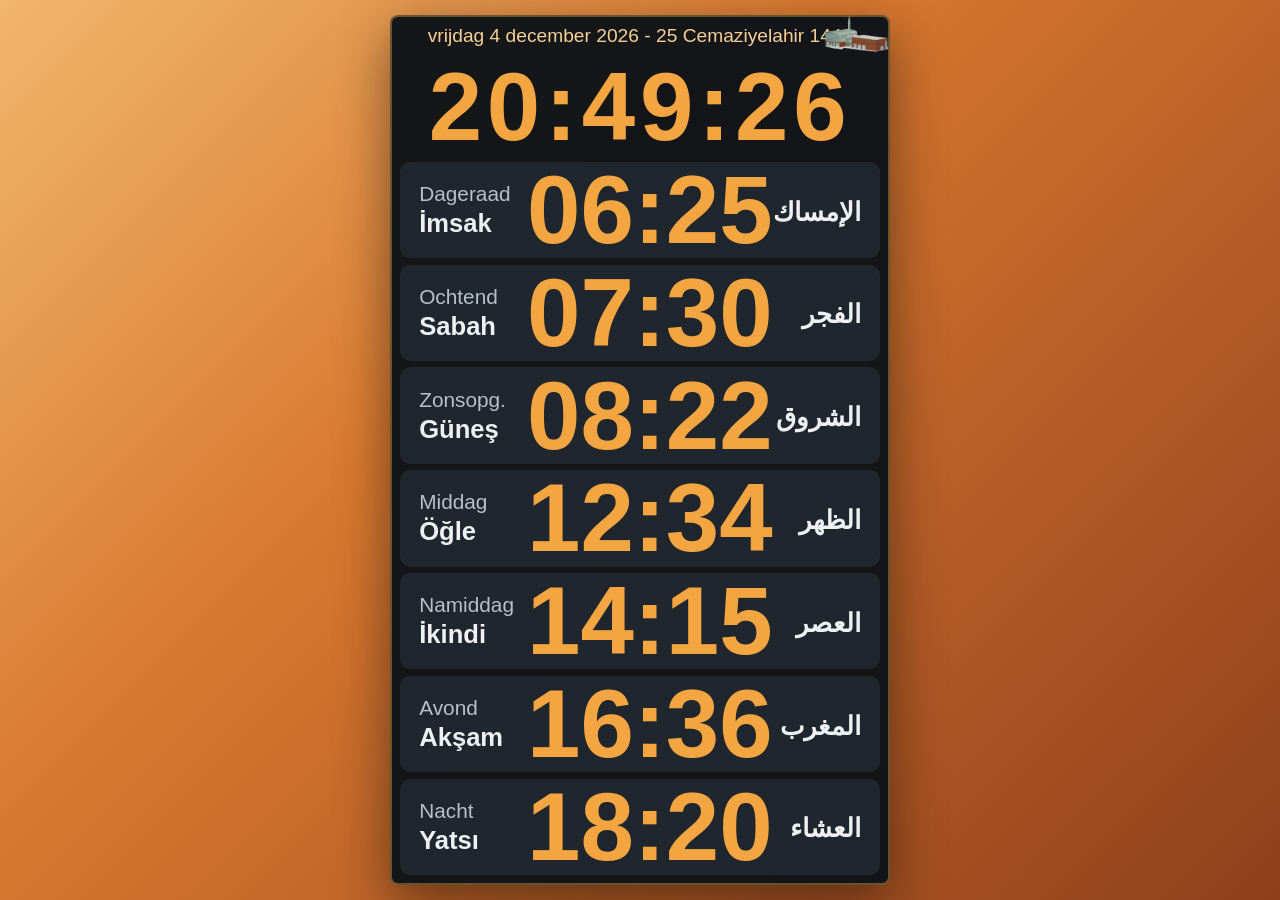
<file: index.html>
<!doctype html>
<html lang="nl">

<head>
    <meta charset="utf-8">
    <title>Redirecting…</title>
    <script>
        location.replace('i.html' + location.search + location.hash);
    </script>
    <noscript>
        <meta http-equiv="refresh" content="0; url=i.html">
    </noscript>
</head>

<body>
    <a href="i.html">Continue</a>
</body>

</html>
</file>
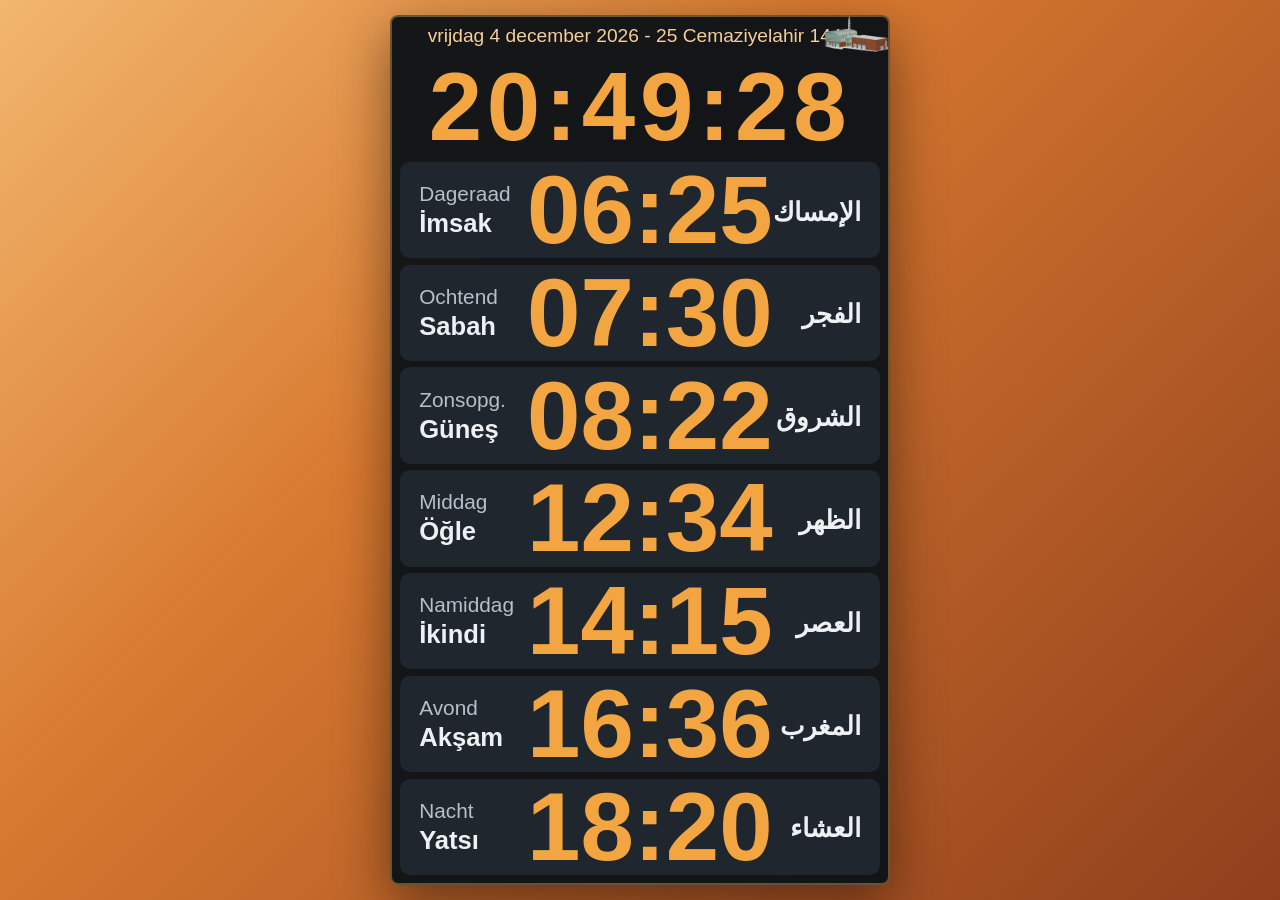
<file: i.html>
<!doctype html>
<html class="no-js" lang="nl">

<head>
    <meta charset="utf-8">
    <meta name="viewport" content="width=device-width, initial-scale=1">
    <title>Gebedstijden Soest</title>
    <link rel="stylesheet" href="css/style.css">
    <link rel="icon" type="image/png" href="img/logo.png" />
    <meta name="description" content="Gebedstijden voor Soest, Nederland">
</head>

<body>

<div class="container">
    <img src="img/logo.png" alt="Logo" class="logo">
    <div class="header-grid">
        <div class="header-left">
            <div id="date"></div>
            <div id="current-time"></div>
        </div>
    </div>
    <div id="prayer-times">
        <div class="loading">Gebedstijden laden...</div>
    </div>
</div>

<script src="debug.js"></script>
<script src="times-2026.js"></script>
<script src="times-2027.js"></script>
<script src="script.js"></script>

</body>

</html>
</file>
<file: css/style.css>
html {
  color: #222;
  font-size: 1em;
}

*,
*::before,
*::after {
  box-sizing: border-box;
}

img {
  vertical-align: middle;
}

body {
  font-family: -apple-system, BlinkMacSystemFont, 'Segoe UI', Roboto, Oxygen, Ubuntu, Cantarell, sans-serif;
  background: linear-gradient(135deg, #2a9db5 0%, #1e7b8f 30%, #156270 70%, #0a3d4a 100%);
  min-height: 100vh;
  min-height: 100svh;
  min-height: 100dvh;
  display: flex;
  align-items: center;
  justify-content: center;
  margin: 0;
}

body.night-mode {
  background: linear-gradient(135deg, #f2b66d 0%, #d87930 38%, #8f3f1c 100%);
}

/* 1. Set the body as a full-screen canvas that swaps dimensions */
body.rotate-left,
body.rotate-right {
  --tv-safe-inset: clamp(2rem, 7vh, 4.5rem);
  position: fixed;
  top: 0;
  left: 0;
  /* Swapping these is critical: 'width' is now physical height */
  width: 100vh;
  height: 100vw;
  transform-origin: top left;
  overflow: hidden;
  display: flex;
  align-items: center;
  justify-content: center;
  margin: 0;
  background: #0a3d4a; /* Background color matches your gradient */
}

body.night-mode.rotate-left,
body.night-mode.rotate-right {
  background: #8f3f1c;
}

body.rotate-left {
  transform: rotate(-90deg) translate(-100%, 0);
}

body.rotate-right {
  transform: rotate(90deg) translate(0, -100%);
}

/* 2. Force the container to be tall and narrow */
body[class*="rotate-"] .container {
  width: calc(100% - var(--tv-safe-inset));
  height: calc(100% - var(--tv-safe-inset));
  max-width: none !important;
  padding: clamp(0.35rem, 1vh, 0.8rem);
  display: flex;
  flex-direction: column;
  justify-content: center;
  box-sizing: border-box;
  overflow: hidden;
}

/* 3. Make the prayer list expand to fill the tall white space */
body[class*="rotate-"] .prayer-list {
  flex-grow: 1;
  min-height: 0;
  display: flex;
  flex-direction: column;
  justify-content: space-between;
  gap: clamp(0.25rem, 0.8vh, 0.5rem);
}

/* 4. Increase font scaling for the high-res rotated display */
body[class*="rotate-"] #current-time {
  font-size: clamp(4.4rem, 15vh, 9.75rem);
  line-height: 1;
}

body[class*="rotate-"] .prayer-time {
  font-size: clamp(4.8rem, 16.5vh, 10rem);
  line-height: 1.05;
  margin: 0;
}

/* 1. Header & Date Scaling */
body[class*="rotate-"] #date {
  font-size: clamp(1rem, 2.4vh, 1.5rem); /* Scale date based on height */
  margin-bottom: clamp(0.3rem, 1vh, 0.7rem);
}

body[class*="rotate-"] #prayer-times {
  flex: 1 1 auto;
  min-height: 0;
  display: flex;
}

/* 2. Prayer Name Scaling (Dutch, Turkish, Arabic) */
body[class*="rotate-"] .lang-nl,
body[class*="rotate-"] .tomorrow {
  font-size: clamp(1.45rem, 3.8vh, 2.35rem);
}

body[class*="rotate-"] .lang-tr,
body[class*="rotate-"] .lang-ar {
  font-size: clamp(1.65rem, 4.4vh, 2.8rem);
}

/* 3. Countdown Badge Scaling */
body[class*="rotate-"] .countdown-inline {
  font-size: clamp(0.9rem, 2.4vh, 1.4rem);
  padding: 0.1rem 0.25rem;
}

body[class*="rotate-"] .countdown-inline.soon {
  font-size: clamp(1.2rem, 3.4vh, 2rem);
  padding: 0.16rem 0.38rem;
}

/* 4. Row Height Scaling */
body[class*="rotate-"] .prayer-item {
  flex: 1 1 auto;
  min-height: 0;
  grid-template-columns: minmax(0, 1fr) auto minmax(0, 1fr);
  column-gap: clamp(0.35rem, 1vh, 0.8rem);
  padding: clamp(0.3rem, 1vh, 0.7rem) clamp(0.65rem, 1.8vh, 1.2rem);
}

body[class*="rotate-"] .prayer-name-left {
  justify-self: start;
}

body[class*="rotate-"] .prayer-time-wrapper {
  justify-self: center;
}

body[class*="rotate-"] .prayer-name-right {
  justify-self: end;
}

.container {
  background: rgba(255, 255, 255, 0.98);
  border-radius: 0.5rem;
  padding: 0.5rem;
  box-shadow: 0 20px 60px rgba(0, 0, 0, 0.15);
  width: 95%;
  border: 2px solid rgba(30, 123, 143, 0.2);
  position: relative;
}

body.night-mode .container {
  background: rgba(16, 20, 24, 0.98);
  border-color: rgba(241, 176, 84, 0.4);
  box-shadow: 0 18px 54px rgba(0, 0, 0, 0.46);
}

body.rotate-left .container,
body.rotate-right .container {
  max-width: none !important;
}

body[class*="rotate-"] .logo {
  top: 0.25rem;
  right: 0.25rem;
  height: clamp(1.6rem, 4vh, 2.8rem);
}

.logo {
  position: absolute;
  top: -.3rem;
  right: -.5rem;
  height: 3rem;
  width: auto;
}

.header-grid {
  text-align: center;
}

.header-left {
  text-align: center;
}

#date {
  color: #1e7b8f;
  margin-bottom: 0.3rem;
  text-align: center;
  font-size: 1.2rem;
}

body.night-mode #date {
  color: #f5cf97;
}

#date p {
  margin: 0;
}

#current-time {
  font-size: clamp(1.6rem, 10vw, 6rem);
  font-weight: 700;
  color: #1e7b8f;
  text-align: center;
  font-variant-numeric: tabular-nums;
  letter-spacing: 0.05em;
}

body.night-mode #current-time {
  color: #f3a541;
}

.countdown-inline {
  font-size: 1.4rem;
  font-weight: 600;
  color: rgba(255, 255, 255, 0.95);
  padding: 0.1rem 0.25rem;
  margin-top: 0.3rem;
  background: rgba(255, 255, 255, 0.25);
  border-radius: 5px;
  font-variant-numeric: tabular-nums;
}

.countdown-inline.soon {
  color: #0a3d4a;
  background: rgba(255, 255, 255, 0.92);
  box-shadow: 0 0 0 3px rgba(255, 255, 255, 0.3);
  font-weight: 800;
}

body.night-mode .countdown-inline {
  color: #1b1510;
  background: rgba(246, 190, 112, 0.88);
}

body.night-mode .countdown-inline.soon {
  color: #111820;
  background: #ffd27d;
  box-shadow: 0 0 0 3px rgba(255, 210, 125, 0.28);
}

.prayer-list {
  display: flex;
  flex-direction: column;
  gap: 0.4rem;
}

.prayer-item {
  display: grid;
  grid-template-columns: 1.2fr auto 1fr;
  align-items: center;
  padding: 0.2rem 1.2rem;
  background: #efefef;
  border-radius: 10px;
  transition: background-color 0.2s, box-shadow 0.2s;
}

body.night-mode .prayer-item {
  background: #20262d;
}

.prayer-item.next {
  background: linear-gradient(135deg, #2396ad 0%, #0f6071 100%);
  color: white;
  box-shadow:
    inset 0 0 0 4px rgba(255, 255, 255, 0.75),
    0 6px 22px rgba(15, 96, 113, 0.38);
}

body.night-mode .prayer-item.next {
  background: linear-gradient(135deg, #f0a33b 0%, #c66a26 100%);
  color: #151515;
  box-shadow:
    inset 0 0 0 4px rgba(255, 224, 176, 0.85),
    0 6px 22px rgba(198, 106, 38, 0.44);
}

.prayer-item.next .prayer-time,
.prayer-item.next .lang-nl,
.prayer-item.next .tomorrow,
.prayer-item.next .lang-tr,
.prayer-item.next .lang-ar {
  color: white;
}

body.night-mode .prayer-item.next .prayer-time,
body.night-mode .prayer-item.next .lang-nl,
body.night-mode .prayer-item.next .tomorrow,
body.night-mode .prayer-item.next .lang-tr,
body.night-mode .prayer-item.next .lang-ar {
  color: #151515;
}

.prayer-item.next .prayer-time {
  text-shadow: 0 2px 8px rgba(0, 0, 0, 0.22);
}

body.night-mode .prayer-item.next .prayer-time {
  text-shadow: 0 2px 8px rgba(255, 238, 207, 0.35);
}

.prayer-item.current {
  background: linear-gradient(135deg, #28a745 0%, #218838 100%);
  color: white;
  transform: scale(1.05);
  box-shadow: 0 4px 15px rgba(40, 167, 69, 0.4);
  animation: blink 1.5s ease-in-out infinite;
}

body.night-mode .prayer-item.current {
  background: linear-gradient(135deg, #b85f2a 0%, #843d1e 100%);
  box-shadow: 0 4px 15px rgba(184, 95, 42, 0.45);
}

.prayer-item.current .prayer-time ,
.prayer-item.current .lang-nl,
.prayer-item.current .tomorrow,
.prayer-item.current .lang-tr,
.prayer-item.current .lang-ar {
  color: white;
}

.prayer-item.sabah-will-be-adjusted {
  border: 4px solid red;
  margin: -4px;
}


@keyframes blink {
  0%, 100% {
    opacity: 1;
  }
  50% {
    opacity: 0.6;
  }
}

.prayer-name-left {
  display: flex;
  flex-direction: column;
  gap: 0.2rem;
  text-align: left;
  min-width: 0;
}

.prayer-name-right {
  display: flex;
  flex-direction: column;
  gap: 0.2rem;
  text-align: right;
  min-width: 0;
}

.lang-nl {
  font-size: clamp(1.0rem, 3.5vw, 1.3rem);
  color: #6c757d;
}

body.night-mode .lang-nl {
  color: #b6c0c8;
}

.lang-tr {
  font-size: clamp(1.15rem, 4.2vw, 1.6rem);
  font-weight: 600;
  color: #495057;
}

body.night-mode .lang-tr {
  color: #edf1f4;
}

.lang-ar {
  font-size: clamp(1.15rem, 4.2vw, 1.6rem);
  font-weight: 600;
  color: #495057;
}

body.night-mode .lang-ar {
  color: #edf1f4;
}

.tomorrow {
  font-size: clamp(1.15rem, 4.2vw, 1.6rem);
  font-weight: 600;
  color:#6c757d;
}

body.night-mode .tomorrow {
  color: #b6c0c8;
}

.prayer-time-wrapper {
  display: flex;
  flex-direction: column;
  align-items: center;
  min-width: 0;
}

.prayer-time {
  font-weight: 700;
  color: #1e7b8f;
  font-size: clamp(2.0rem, 9vw, 6rem);
  margin: -10px;
}

body.night-mode .prayer-time {
  color: #f3a541;
}

.loading, .error {
  text-align: center;
  padding: 2rem;
  color: #666;
}

@media (orientation: portrait) {
  .container {
    width: calc(100vw - 20px);      /* volledige schermbreedte */
    margin: 10px;
    padding: clamp(1rem, 4vw, 2rem);
  }
}

@media (orientation: landscape) {
  .container {
    max-width: 500px;
  }
}

@media only screen and (max-device-width: 430px){
  .header-grid {
    margin-top: 1rem;
  }
}
</file>
